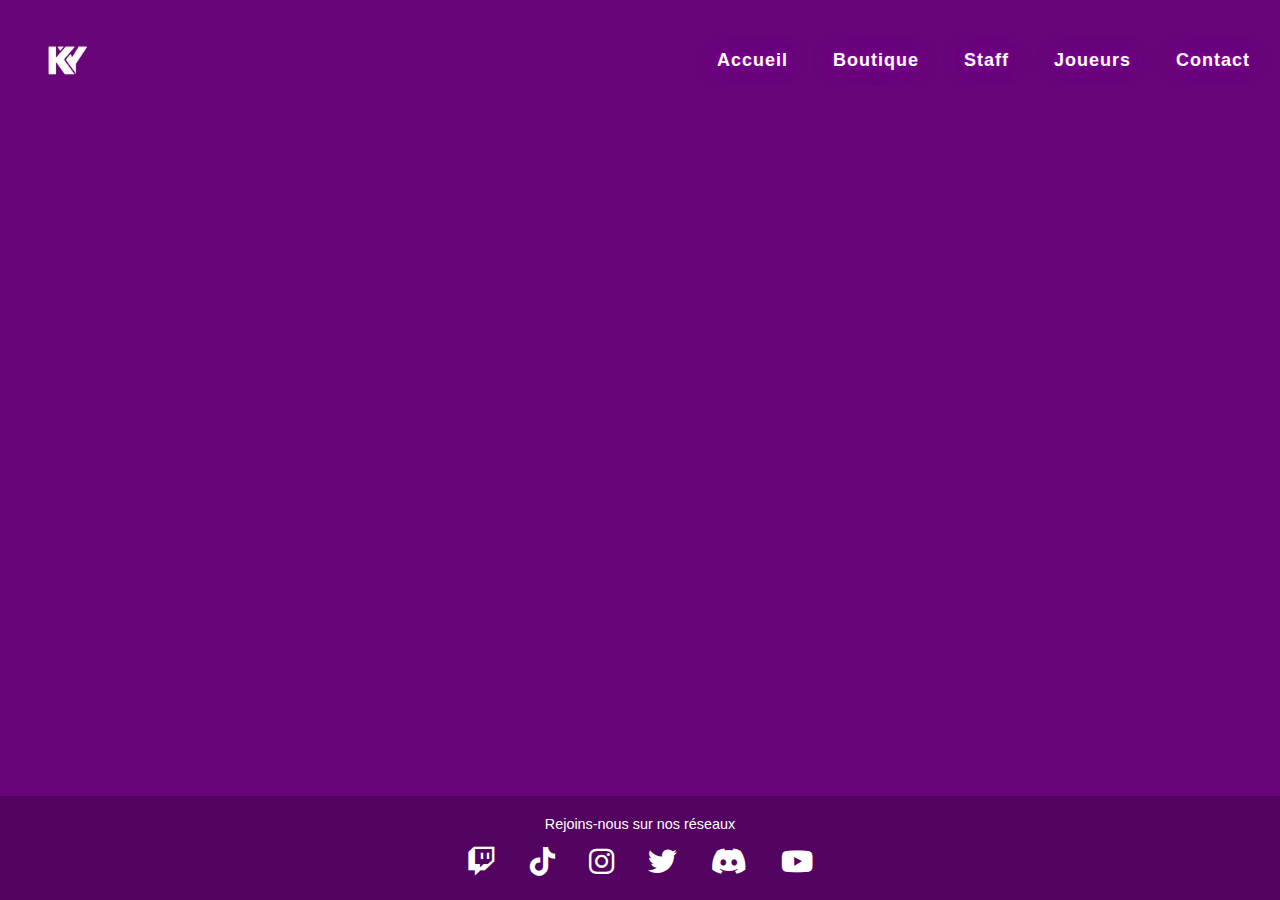
<file: index.html>
<!DOCTYPE html>
<html lang="fr">
<head>
    <meta charset="UTF-8">
    <meta name="viewport" content="width=device-width, initial-scale=1.0">
    <title>Koya - Accueil</title>
    <link rel="stylesheet" href="style.css">
    <link rel="stylesheet" href="https://cdnjs.cloudflare.com/ajax/libs/font-awesome/6.4.0/css/all.min.css">
</head>
<body>
    <header>
        <img src="image/logokoya.jpg" alt="Logo Koya" class="logo-koya">

        <button class="menu-toggle" aria-label="Menu"><i class="fas fa-bars"></i></button>
        <nav class="menu">
            <ul>
                <li><a href="index.html">Accueil</a></li>
                <li><a href="boutique.html">Boutique</a></li>
                <li><a href="staff.html">Staff</a></li>
                <li><a href="joueurs.html">Joueurs</a></li>
                <li><a href="contact.html">Contact</a></li>
            </ul>
        </nav>
    </header>

    <main>
        
    </main>
    <footer>
        <p>Rejoins-nous sur nos réseaux</p>
        <div class="social-icons">
            <a href="https://www.twitch.tv/koyaesport" target="_blank"><i class="fab fa-twitch"></i></a>
            <a href="https://www.tiktok.com/@koyaesport" target="_blank"><i class="fab fa-tiktok"></i></a>
            <a href="https://www.instagram.com/koyaesport/" target="_blank"><i class="fab fa-instagram"></i></a>
            <a href="https://x.com/assokoya" target="_blank"><i class="fab fa-twitter"></i></a>
            <a href="https://discord.gg/QEPkbjsFUn" target="_blank"><i class="fab fa-discord"></i></a>
            <a href="https://www.youtube.com/@koyaesport" target="_blank"><i class="fab fa-youtube"></i></a>
        </div><br>
    </footer>

    <script src="script.js"></script>
    
</body>
</html>
</file>
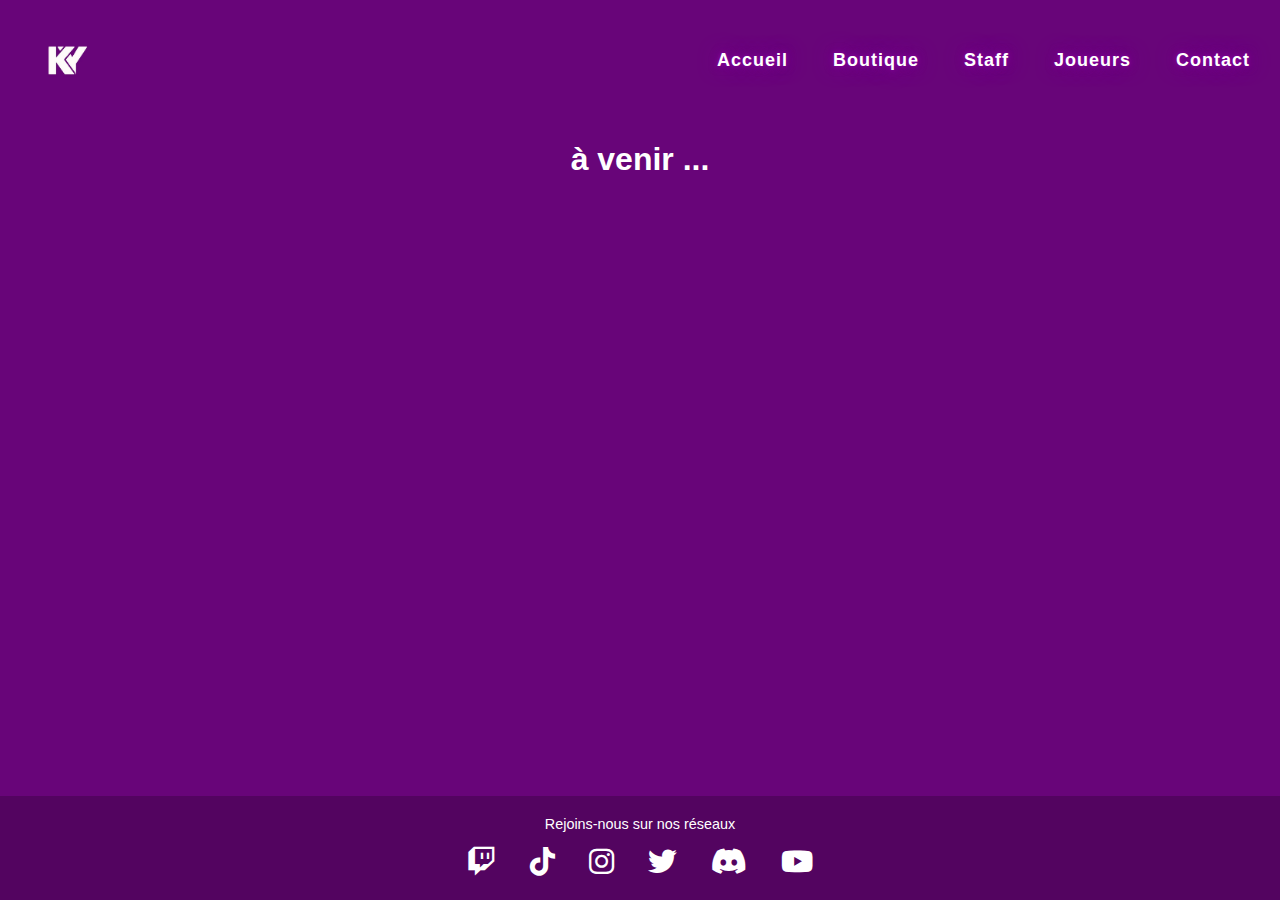
<file: boutique.html>
<!DOCTYPE html>
<html lang="fr">
<head>
    <meta charset="UTF-8">
    <meta name="viewport" content="width=device-width, initial-scale=1.0">
    <title>Koya - Boutique</title>
    <link rel="stylesheet" href="./style.css">
    <link rel="stylesheet" href="https://cdnjs.cloudflare.com/ajax/libs/font-awesome/6.4.0/css/all.min.css">
</head>
<body>
    <header>
        <img src="./image/logokoya.jpg" alt="Logo Koya" class="logo-koya">

        <button class="menu-toggle" aria-label="Menu"><i class="fas fa-bars"></i></button>
        <nav class="menu">
            <ul>
                <li><a href="index.html">Accueil</a></li>
                <li><a href="boutique.html">Boutique</a></li>
                <li><a href="staff.html">Staff</a></li>
                <li><a href="joueurs.html" class="active">Joueurs</a></li>
                <li><a href="contact.html">Contact</a></li>
            </ul>
        </nav>
    </header>

    <main>
        <h1>à venir ...</h1>
    </main>

    <footer>
        <p>Rejoins-nous sur nos réseaux</p>
        <div class="social-icons">
            <a href="https://www.twitch.tv/koyaesport" target="_blank"><i class="fab fa-twitch"></i></a>
            <a href="https://www.tiktok.com/@koyaesport" target="_blank"><i class="fab fa-tiktok"></i></a>
            <a href="https://www.instagram.com/koyaesport/" target="_blank"><i class="fab fa-instagram"></i></a>
            <a href="https://x.com/assokoya" target="_blank"><i class="fab fa-twitter"></i></a>
            <a href="https://discord.gg/QEPkbjsFUn" target="_blank"><i class="fab fa-discord"></i></a>
            <a href="https://www.youtube.com/@koyaesport" target="_blank"><i class="fab fa-youtube"></i></a>
        </div><br>
    </footer>

    <script src="./script.js"></script>
    <script>
        const menuToggle = document.querySelector('.menu-toggle');
        const menu = document.querySelector('.menu');
    
        menuToggle.addEventListener('click', () => {
            menu.classList.toggle('active');
        });
    </script>
</body>
</html>
</file>
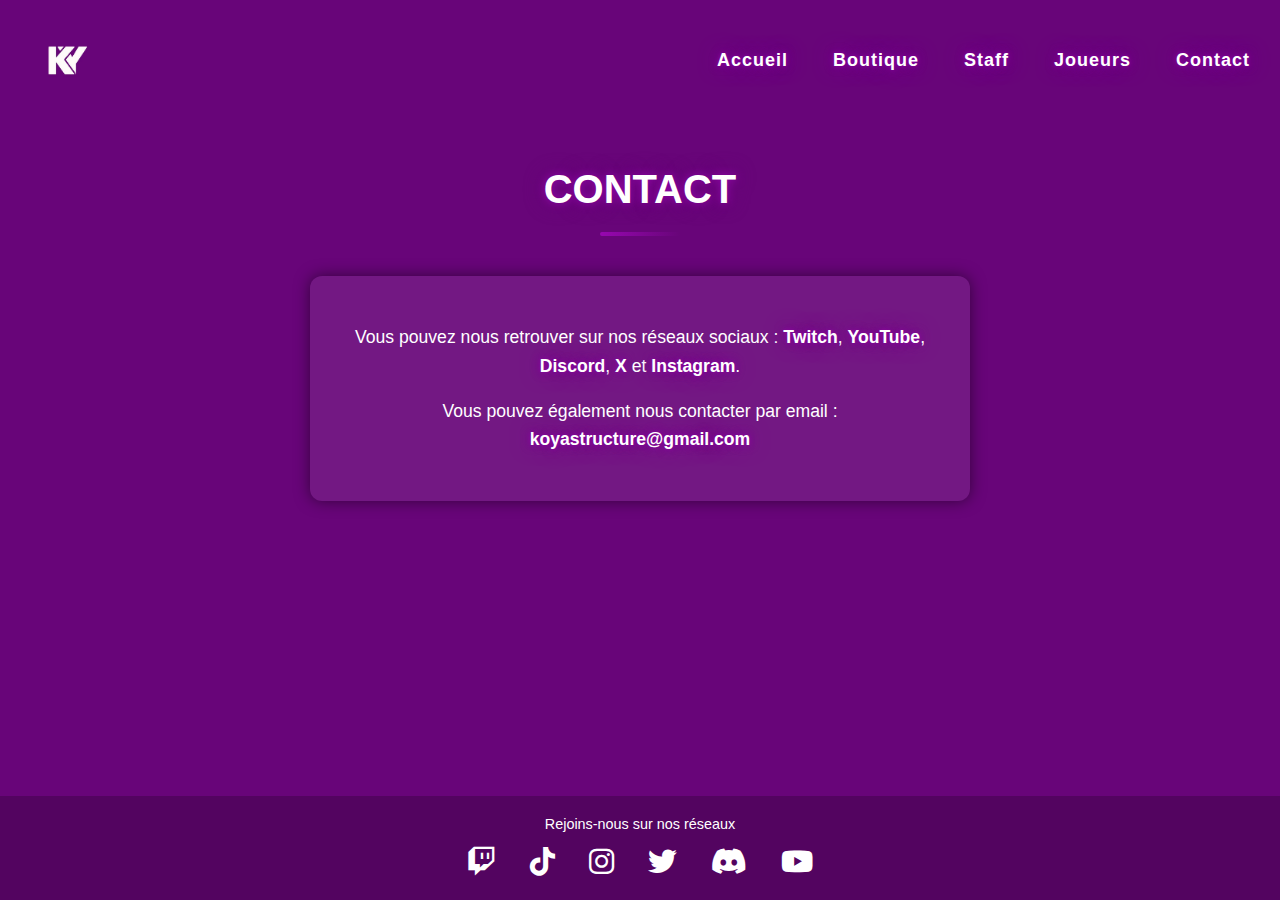
<file: contact.html>
<!DOCTYPE html>
<html lang="fr">
<head>
    <meta charset="UTF-8">
    <meta name="viewport" content="width=device-width, initial-scale=1.0">
    <title>Koya - Contact</title>
    <link rel="stylesheet" href="./style.css">
    <link rel="stylesheet" href="https://cdnjs.cloudflare.com/ajax/libs/font-awesome/6.4.0/css/all.min.css">
</head>
<body>
    <header>
        <img src="./image/logokoya.jpg" alt="Logo Koya" class="logo-koya">

        <button class="menu-toggle" aria-label="Menu"><i class="fas fa-bars"></i></button>
        <nav class="menu">
            <ul>
                <li><a href="index.html">Accueil</a></li>
                <li><a href="boutique.html">Boutique</a></li>
                <li><a href="staff.html">Staff</a></li>
                <li><a href="joueurs.html" class="active">Joueurs</a></li>
                <li><a href="contact.html">Contact</a></li>
            </ul>
        </nav>
    </header>

    <main class="contact-main">
        <h1 class="contact-title">Contact</h1>
    
        <div class="contact-box">
            <p>
                Vous pouvez nous retrouver sur nos réseaux sociaux : 
                <a href="https://www.twitch.tv/koyaesport" target="_blank">Twitch</a>, 
                <a href="https://www.youtube.com/@koyaesport" target="_blank">YouTube</a>, 
                <a href="https://discord.gg/QEPkbjsFUn" target="_blank">Discord</a>, 
                <a href="https://x.com/assokoya" target="_blank">X</a> et 
                <a href="https://www.instagram.com/koyaesport/" target="_blank">Instagram</a>.
            </p>
            <p>
                Vous pouvez également nous contacter par email : 
                <a href="mailto:exemple@exemple.com">koyastructure@gmail.com</a>
            </p>
        </div>
    </main>
    

    <footer>
        <p>Rejoins-nous sur nos réseaux</p>
        <div class="social-icons">
            <a href="https://www.twitch.tv/koyaesport" target="_blank"><i class="fab fa-twitch"></i></a>
            <a href="https://www.tiktok.com/@koyaesport" target="_blank"><i class="fab fa-tiktok"></i></a>
            <a href="https://www.instagram.com/koyaesport/" target="_blank"><i class="fab fa-instagram"></i></a>
            <a href="https://x.com/assokoya" target="_blank"><i class="fab fa-twitter"></i></a>
            <a href="https://discord.gg/QEPkbjsFUn" target="_blank"><i class="fab fa-discord"></i></a>
            <a href="https://www.youtube.com/@koyaesport" target="_blank"><i class="fab fa-youtube"></i></a>
        </div><br>
    </footer>

    <script src="./script.js"></script>
    <script>
        const menuToggle = document.querySelector('.menu-toggle');
        const menu = document.querySelector('.menu');
    
        menuToggle.addEventListener('click', () => {
            menu.classList.toggle('active');
        });
    </script>
</body>
</html>
</file>
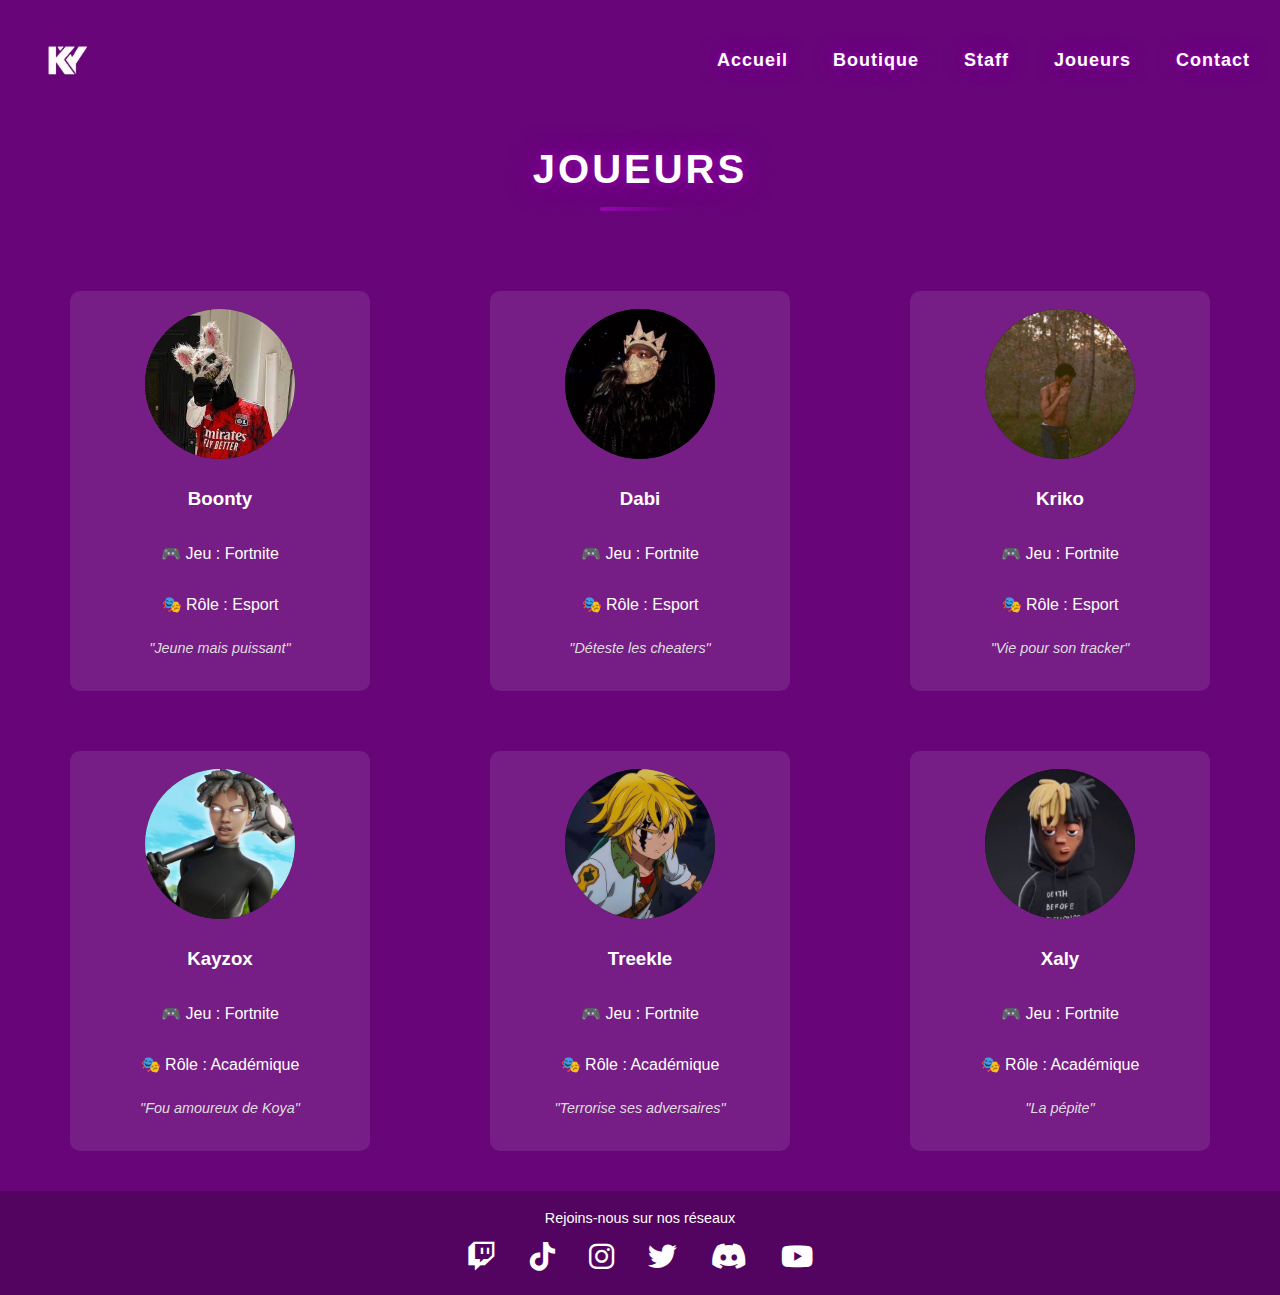
<file: joueurs.html>
<!DOCTYPE html>
<html lang="fr">
<head>
    <meta charset="UTF-8">
    <meta name="viewport" content="width=device-width, initial-scale=1.0">
    <title>Koya - Joueurs</title>
    <link rel="stylesheet" href="./style.css">
    <link rel="stylesheet" href="https://cdnjs.cloudflare.com/ajax/libs/font-awesome/6.4.0/css/all.min.css">
</head>
<body>
    <header>
        <img src="./image/logokoya.jpg" alt="Logo Koya" class="logo-koya">

        <button class="menu-toggle" aria-label="Menu"><i class="fas fa-bars"></i></button>
        <nav class="menu">
            <ul>
                <li><a href="index.html">Accueil</a></li>
                <li><a href="boutique.html">Boutique</a></li>
                <li><a href="staff.html">Staff</a></li>
                <li><a href="joueurs.html" class="active">Joueurs</a></li>
                <li><a href="contact.html">Contact</a></li>
            </ul>
        </nav>
    </header>

    <main>
        <h1 class="staff-title">Joueurs</h1>
        <div class="joueurs-grid">
            <div class="joueur-card">
                <img src="./image/boontyftn.png" alt="Joueur 1">
                <h3>Boonty</h3>
                <p>🎮 Jeu : Fortnite</p>
                <p>🎭 Rôle : Esport</p>
                <blockquote>"Jeune mais puissant"</blockquote>
            </div>
            <div class="joueur-card">
                <img src="./image/dabi.jpg" alt="Joueur 2">
                <h3>Dabi    </h3>
                <p>🎮 Jeu : Fortnite</p>
                <p>🎭 Rôle : Esport</p>
                <blockquote>"Déteste les cheaters"</blockquote>
            </div>
            <div class="joueur-card" onclick="window.open('https://www.tiktok.com/@koyaesport/video/7542531837554445590','_blank')">
                <img src="./image/kriko.jpg" alt="Joueur 3">
                <h3>Kriko</h3>
                <p>🎮 Jeu : Fortnite</p>
                <p>🎭 Rôle : Esport</p>
                <blockquote>"Vie pour son tracker"</blockquote>
            </div>
            <div class="joueur-card">
                <img src="./image/kayzox.jpg" alt="Joueur 3">
                <h3>Kayzox</h3>
                <p>🎮 Jeu : Fortnite</p>
                <p>🎭 Rôle : Académique </p>
                <blockquote>"Fou amoureux de Koya"</blockquote>
            </div>
            <div class="joueur-card">
                <img src="./image/treekle.jpg" alt="Joueur 3">
                <h3>Treekle</h3>
                <p>🎮 Jeu : Fortnite</p>
                <p>🎭 Rôle : Académique </p>
                <blockquote>"Terrorise ses adversaires"</blockquote>
            </div>
            <div class="joueur-card">
                <img src="./image/xaly.jpg" alt="Joueur 3">
                <h3>Xaly</h3>
                <p>🎮 Jeu : Fortnite</p>
                <p>🎭 Rôle : Académique </p>
                <blockquote>"La pépite"</blockquote>
            </div>


            
        </div>
    </main>

    <footer>
        <p>Rejoins-nous sur nos réseaux</p>
        <div class="social-icons">
            <a href="https://www.twitch.tv/koyaesport" target="_blank"><i class="fab fa-twitch"></i></a>
            <a href="https://www.tiktok.com/@koyaesport" target="_blank"><i class="fab fa-tiktok"></i></a>
            <a href="https://www.instagram.com/koyaesport/" target="_blank"><i class="fab fa-instagram"></i></a>
            <a href="https://x.com/assokoya" target="_blank"><i class="fab fa-twitter"></i></a>
            <a href="https://discord.gg/QEPkbjsFUn" target="_blank"><i class="fab fa-discord"></i></a>
            <a href="https://www.youtube.com/@koyaesport" target="_blank"><i class="fab fa-youtube"></i></a>
        </div><br>
    </footer>

    <script src="./script.js"></script>
    <script>
        const menuToggle = document.querySelector('.menu-toggle');
        const menu = document.querySelector('.menu');
    
        menuToggle.addEventListener('click', () => {
            menu.classList.toggle('active');
        });
    </script>
</body>
</html>
</file>
<file: style.css>
/* --- Couleurs & base --- */
html, body {
    height: 100%;
    margin: 0;
    padding: 0;
}

body {
    font-family: Arial, sans-serif;
    background: linear-gradient(135deg, #680579, #680579);
    color: white;
    text-align: center;
    display: flex;
    flex-direction: column;
}

main {
    flex: 1; /* pousse le footer en bas */
}

/* --- HEADER --- */
header {
    display: flex;
    justify-content: space-between;
    align-items: center;
    padding: 15px 20px;
    background: #680579; /* violet foncé */
}

.logo-koya {
    width: 90px;
    height: auto;
}

header h1 {
    font-size: 2em;
    margin: 0;
    color: white;
}

/* --- Bouton menu burger --- */
.menu-toggle {
    background: none;
    border: none;
    color: white;
    font-size: 28px;
    cursor: pointer;
}

/* --- Menu déroulant --- */
.menu {
    display: none;
    position: absolute;
    top: 70px;
    right: 20px;
    background: #9707B0;
    border-radius: 10px;
    padding: 15px;
    box-shadow: 0 4px 15px rgba(0,0,0,0.3);
}

.menu ul {
    list-style: none;
    padding: 0;
    margin: 0;
}

.menu li {
    margin: 10px 0;
}

/* Liens du menu avec effet néon + soulignement animé */
.menu ul li a {
    position: relative;
    color: #fff;
    font-size: 18px;
    font-weight: 600;
    letter-spacing: 1px;
    text-decoration: none;
    padding: 5px 10px;
    transition: color 0.3s, text-shadow 0.3s;
    text-shadow: 0 0 5px #9707B0, 0 0 10px #680579, 0 0 20px #9707B0;
}

.menu ul li a::after {
    content: "";
    position: absolute;
    left: 0;
    bottom: -3px;
    width: 0;
    height: 2px;
    background: #9707B0;
    transition: width 0.3s ease-in-out;
    box-shadow: 0 0 5px #9707B0, 0 0 10px #680579;
}

.menu ul li a:hover {
    color: #9707B0;
    text-shadow: 0 0 10px #9707B0, 0 0 20px #680579, 0 0 30px #9707B0;
}

.menu ul li a:hover::after {
    width: 100%;
}

/* Menu actif */
.menu.active {
    display: block;
}

/* RESPONSIVE */
@media(min-width: 768px) {
    .menu {
        display: block;
        position: static;
        background: none;
        border-radius: 0;
        padding: 0;
        box-shadow: none;
    }

    .menu ul {
        display: flex;
        gap: 25px;
    }

    .menu li {
        margin: 0;
    }

    .menu-toggle {
        display: none;
    }
}

/* --- Section joueurs --- */
section#joueurs {
    padding: 40px 20px;
}

.joueurs-grid {
    display: grid;
    grid-template-columns: repeat(auto-fit, minmax(250px, 1fr));
    gap: 20px;
    padding: 20px;
}

/* Carte joueur */
.joueur-card {
    display: flex;
    flex-direction: column;
    justify-content: flex-end; /* contenu vers le bas */
    align-items: center;
    background: rgba(255, 255, 255, 0.1);
    padding: 20px;
    border-radius: 10px;
    width: 300px;
    height: 400px;
    box-sizing: border-box;
    text-align: center;
    transition: transform 0.3s, box-shadow 0.3s, border 0.3s;
    margin: 20px auto;
}

.joueur-card:hover {
    transform: translateY(-5px);
    box-shadow: 0 6px 14px rgba(0, 0, 0, 0.6);
    border: 2px solid #9707B0;
}

/* Image joueur */
.joueur-card img {
    width: 150px;
    height: 150px;
    object-fit: contain;
    border-radius: 50%;
    margin-bottom: 10px;
    background: #111;
}

/* Citation */
.joueur-card blockquote {
    font-style: italic;
    font-size: 0.9em;
    color: #ddd;
    margin-top: 10px;
}

/* Container joueurs */
.joueurs-container {
    display: grid;
    grid-template-columns: repeat(auto-fill, minmax(300px, 1fr));
    gap: 20px;
    justify-items: center;
}

/* --- Staff title --- */
.staff-title {
    font-size: 2.5em;
    font-weight: 800;
    text-transform: uppercase;
    color: #fff;
    letter-spacing: 3px;
    text-align: center;
    margin-bottom: 40px;
    position: relative;
    font-family: 'Orbitron', sans-serif;
    text-shadow: 0 0 10px #9707B0, 0 0 20px #680579, 0 0 30px #9707B0;
}

.staff-title::after {
    content: "";
    display: block;
    width: 80px;
    height: 4px;
    background: linear-gradient(90deg, #9707B0, #680579);
    margin: 15px auto 0 auto;
    border-radius: 2px;
}

/* --- Réseaux sociaux --- */
.social-icons a {
    color: white;
    margin: 0 15px;
    font-size: 2em;
    transition: transform 0.3s, color 0.3s;
}

.social-icons a:hover {
    color: #9707B0;
    transform: scale(1.2);
}

/* --- Footer --- */
footer {
    background: rgba(0, 0, 0, 0.2);
    padding: 5px 0;
    font-size: 0.9em;
}




.presentation-container {
    display: flex;
    justify-content: space-between;
    align-items: flex-start;
    gap: 40px;
    padding: 20px 50px;
    flex-wrap: wrap; /* responsive */
}

.presentation-text {
    flex: 2;
    text-align: justify;
    line-height: 1.8;
    font-size: 1.1em;
}

.presentation-info {
    flex: 1;
    max-width: 280px;   /* ✅ largeur max plus réduite */
    
    padding: 15px;
    border-radius: 10px;
    text-align: center; /* ✅ tout le contenu centré */
    margin: 0 auto;     /* centre la box dans sa colonne */
}


.presentation-info img {
    width: 150px;
    margin-bottom: 15px;
}




.presentation-info strong {
    color: #9707B0;
}


.joueurs-grid {
    display: grid;
    grid-template-columns: repeat(3, 1fr); /* 3 cartes par ligne sur grand écran */
    gap: 20px;
    padding: 20px;
    justify-items: center; /* centre les cartes dans chaque case */
}

/* Tablette : 2 cartes par ligne */
@media (max-width: 900px) {
    .joueurs-grid {
        grid-template-columns: repeat(2, 1fr);
    }
}

/* Mobile : 1 carte par ligne */
@media (max-width: 600px) {
    .joueurs-grid {
        grid-template-columns: 1fr;
    }
}


/* --- Page Contact --- */
.contact-main {
    padding: 20px 20px; /* réduit le padding en haut pour remonter le contenu */
    text-align: center;
}

.contact-title {
    font-size: 2.5em;
    font-weight: 800;
    color: #fff;
    text-transform: uppercase;
    font-family: 'Orbitron', sans-serif;
    text-shadow: 0 0 10px #9707B0, 0 0 20px #680579;
    margin-bottom: 40px; /* réduit l’espace entre le titre et le bloc */
    position: relative;
}

/* Petite barre décorative sous le titre */
.contact-title::after {
    content: "";
    display: block;
    width: 80px;
    height: 4px;
    background: linear-gradient(90deg, #9707B0, #680579);
    margin: 20px auto 0 auto; /* barre proche du titre */
    border-radius: 2px;
}

/* Bloc de contact */
.contact-box {
    max-width: 600px;
    margin: 0 auto; /* centre le bloc */
    background: rgba(255, 255, 255, 0.08);
    padding: 30px;
    border-radius: 12px;
    box-shadow: 0 0 15px rgba(0,0,0,0.5);
    color: #fff;
    line-height: 1.6;
    font-size: 1.1em;
}

/* Liens des réseaux et mail */
.contact-box a {
    color: #fff;              /* texte blanc */
    font-weight: bold;         /* gras */
    text-decoration: none;
    transition: color 0.3s, text-shadow 0.3s;
    text-shadow: 0 0 5px #9707B0, 0 0 10px #680579, 0 0 20px #9707B0; /* effet néon permanent */
}

/* Effet au survol */
.contact-box a:hover {
    color: #9707B0; /* violet au survol */
    text-shadow: 0 0 10px #9707B0, 0 0 20px #680579, 0 0 30px #9707B0; /* intensifie l'effet */
}
</file>
